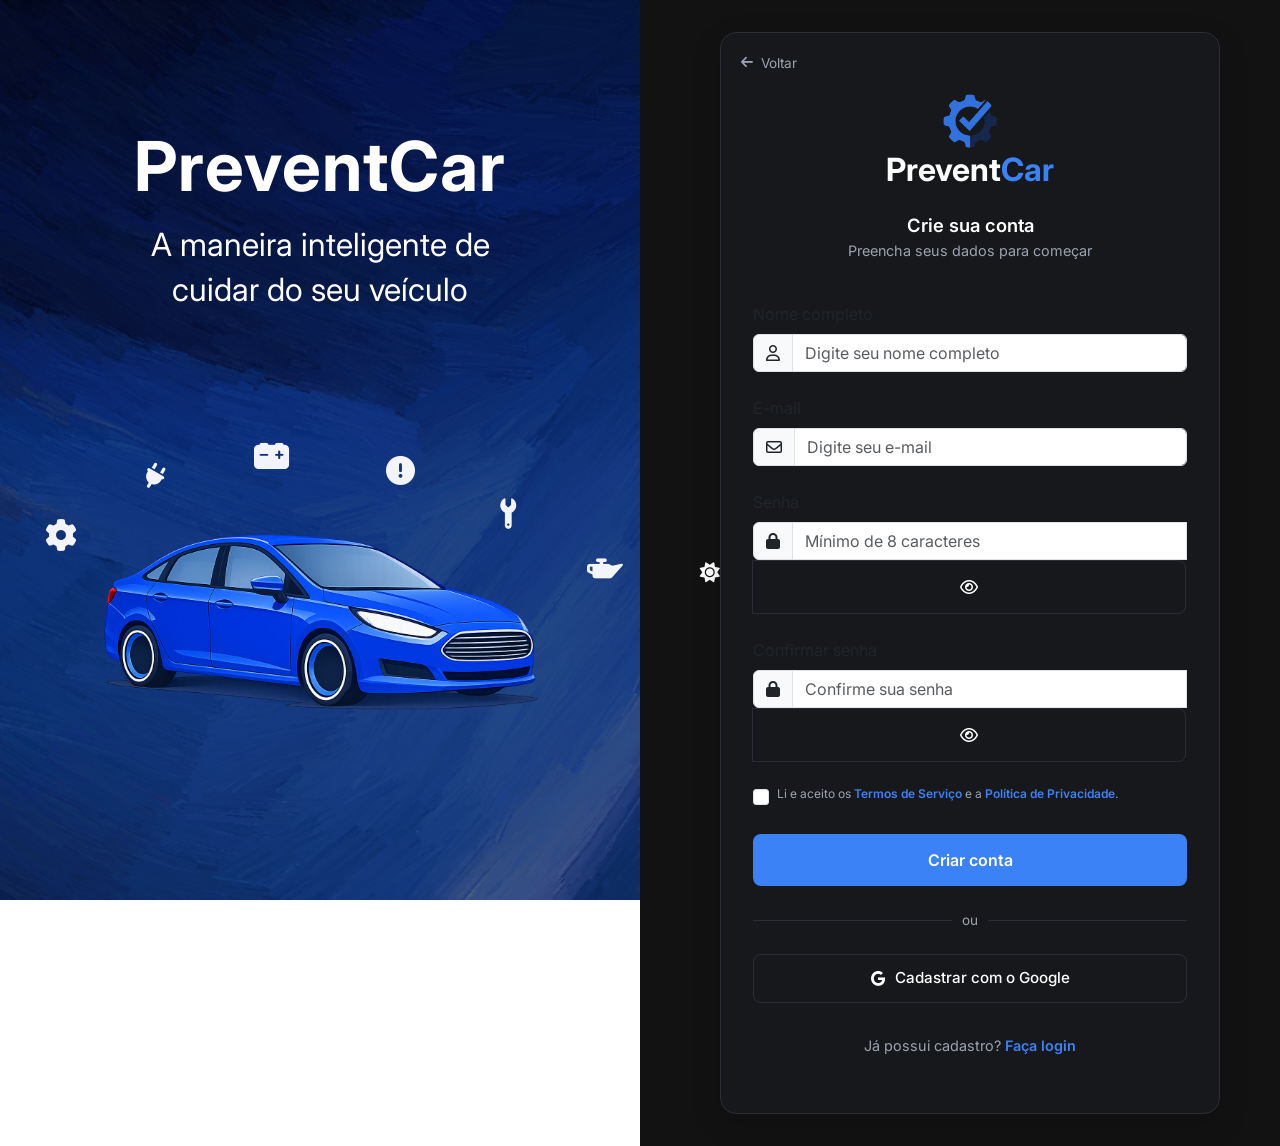
<file: landing/cadastro.html>
<!DOCTYPE html>
<html lang="pt-BR" data-bs-theme="dark">

<head>
    <meta charset="UTF-8">
    <meta name="viewport" content="width=device-width, initial-scale=1.0">
    <title>PreventCar | Cadastro</title>
    <link rel="shortcut icon" href="favicons/favicon-16x16.png" type="image/x-icon">

    <script>
        (function () {
            try {
                var t = localStorage.getItem('preventcar:theme') || localStorage.getItem('theme');
                if (!t) t = window.matchMedia('(prefers-color-scheme: light)').matches ? 'light' : 'dark';
                document.documentElement.setAttribute('data-bs-theme', t === 'light' ? 'light' : 'dark');
            } catch (e) {}
        })();
    </script>

    <link rel="stylesheet" href="https://cdn.jsdelivr.net/npm/bootstrap@5.3.3/dist/css/bootstrap.min.css" integrity="sha384-QWTKZyjpPEjISv5WaRU9OFeRpok6YctnYmDr5pNlyT2bRjXh0JMhjY6hW+ALEwIH" crossorigin="anonymous">
    <link rel="stylesheet" href="https://cdnjs.cloudflare.com/ajax/libs/font-awesome/6.4.0/css/all.min.css">
    <link rel="stylesheet" href="css/style.css">
</head>

<body>
    <main class="login-container register-container row g-0">
        <div class="col-lg-6 left-panel">
            <div class="branding">
                <h1>PreventCar</h1>
                <p>A maneira inteligente de<br>cuidar do seu veículo</p>
            </div>
            <div class="illustration">
                <div class="car-wrapper">
                    <i class="fa-solid fa-gear floating-icon icon-1" aria-hidden="true"></i>
                    <i class="fa-solid fa-plug floating-icon icon-2" aria-hidden="true"></i>
                    <i class="fa-solid fa-car-battery floating-icon icon-3" aria-hidden="true"></i>
                    <i class="fa-solid fa-circle-exclamation floating-icon icon-4" aria-hidden="true"></i>
                    <i class="fa-solid fa-wrench floating-icon icon-5" aria-hidden="true"></i>
                    <i class="fa-solid fa-oil-can floating-icon icon-6" aria-hidden="true"></i>
                    <img src="images/carroLogin.png" alt="Ilustração do Carro PreventCar" class="blue-car">
                </div>
            </div>
        </div>

        <div class="col-lg-6 right-panel">
            <button type="button" class="theme-toggle theme-toggle-auth" data-theme-toggle aria-label="Alternar tema claro/escuro" aria-pressed="false">
                <i class="fa-solid fa-sun sun-icon" aria-hidden="true"></i>
                <i class="fa-solid fa-moon moon-icon" aria-hidden="true"></i>
            </button>

            <div class="login-card register-card">
                <a href="index.html" class="back-home"><i class="fa-solid fa-arrow-left" aria-hidden="true"></i> Voltar</a>

                <div class="logo">
                    <img src="images/logo.png" alt="Logo PreventCar">
                    <h2>Prevent<span>Car</span></h2>
                </div>

                <div class="welcome-text">
                    <h3>Crie sua conta</h3>
                    <p>Preencha seus dados para começar</p>
                </div>

                <form class="needs-validation" novalidate data-redirect="dashboard.html">
                    <div class="mb-4">
                        <label for="full-name" class="form-label">Nome completo</label>
                        <div class="input-group input-group-auth has-validation">
                            <span class="input-group-text"><i class="fa-regular fa-user" aria-hidden="true"></i></span>
                            <input type="text" class="form-control" id="full-name" name="full-name"
                                placeholder="Digite seu nome completo" autocomplete="name" required>
                            <div class="invalid-feedback">Informe seu nome.</div>
                        </div>
                    </div>

                    <div class="mb-4">
                        <label for="email" class="form-label">E-mail</label>
                        <div class="input-group input-group-auth has-validation">
                            <span class="input-group-text"><i class="fa-regular fa-envelope" aria-hidden="true"></i></span>
                            <input type="email" class="form-control" id="email" name="email" placeholder="Digite seu e-mail"
                                autocomplete="email" required>
                            <div class="invalid-feedback">Informe um e-mail válido.</div>
                        </div>
                    </div>

                    <div class="mb-4">
                        <label for="password" class="form-label">Senha</label>
                        <div class="input-group input-group-auth has-validation">
                            <span class="input-group-text"><i class="fa-solid fa-lock" aria-hidden="true"></i></span>
                            <input type="password" class="form-control has-toggle" id="password" name="password"
                                placeholder="Mínimo de 8 caracteres" autocomplete="new-password" minlength="8" required>
                            <button type="button" class="btn toggle-password" aria-label="Mostrar senha" aria-pressed="false">
                                <i class="fa-regular fa-eye" aria-hidden="true"></i>
                            </button>
                            <div class="invalid-feedback">A senha precisa ter no mínimo 8 caracteres.</div>
                        </div>
                    </div>

                    <div class="mb-4">
                        <label for="confirm-password" class="form-label">Confirmar senha</label>
                        <div class="input-group input-group-auth has-validation">
                            <span class="input-group-text"><i class="fa-solid fa-lock" aria-hidden="true"></i></span>
                            <input type="password" class="form-control has-toggle" id="confirm-password" name="confirm-password"
                                placeholder="Confirme sua senha" autocomplete="new-password" minlength="8" required>
                            <button type="button" class="btn toggle-password" aria-label="Mostrar senha" aria-pressed="false">
                                <i class="fa-regular fa-eye" aria-hidden="true"></i>
                            </button>
                            <div class="invalid-feedback">As senhas precisam ser iguais.</div>
                        </div>
                    </div>

                    <div class="form-check terms-check">
                        <input class="form-check-input" type="checkbox" id="terms" name="terms" required>
                        <label class="form-check-label" for="terms">
                            Li e aceito os <a href="#">Termos de Serviço</a> e a <a href="#">Política de Privacidade</a>.
                        </label>
                        <div class="invalid-feedback">Você precisa aceitar os termos para continuar.</div>
                    </div>

                    <button type="submit" class="btn btn-primary btn-login">Criar conta</button>

                    <div class="divider">
                        <span>ou</span>
                    </div>

                    <button type="button" class="btn btn-google">
                        <i class="fa-brands fa-google" aria-hidden="true"></i> Cadastrar com o Google
                    </button>
                </form>

                <div class="signup-link">
                    <p>Já possui cadastro? <a href="login.html">Faça login</a></p>
                </div>
            </div>
        </div>
    </main>

    <script src="https://cdn.jsdelivr.net/npm/bootstrap@5.3.3/dist/js/bootstrap.bundle.min.js" integrity="sha384-YvpcrYf0tY3lHB60NNkmXc5s9fDVZLESaAA55NDzOxhy9GkcIdslK1eN7N6jIeHz" crossorigin="anonymous"></script>
    <script src="JS/theme.js"></script>
    <script src="JS/auth.js"></script>
</body>

</html>
</file>
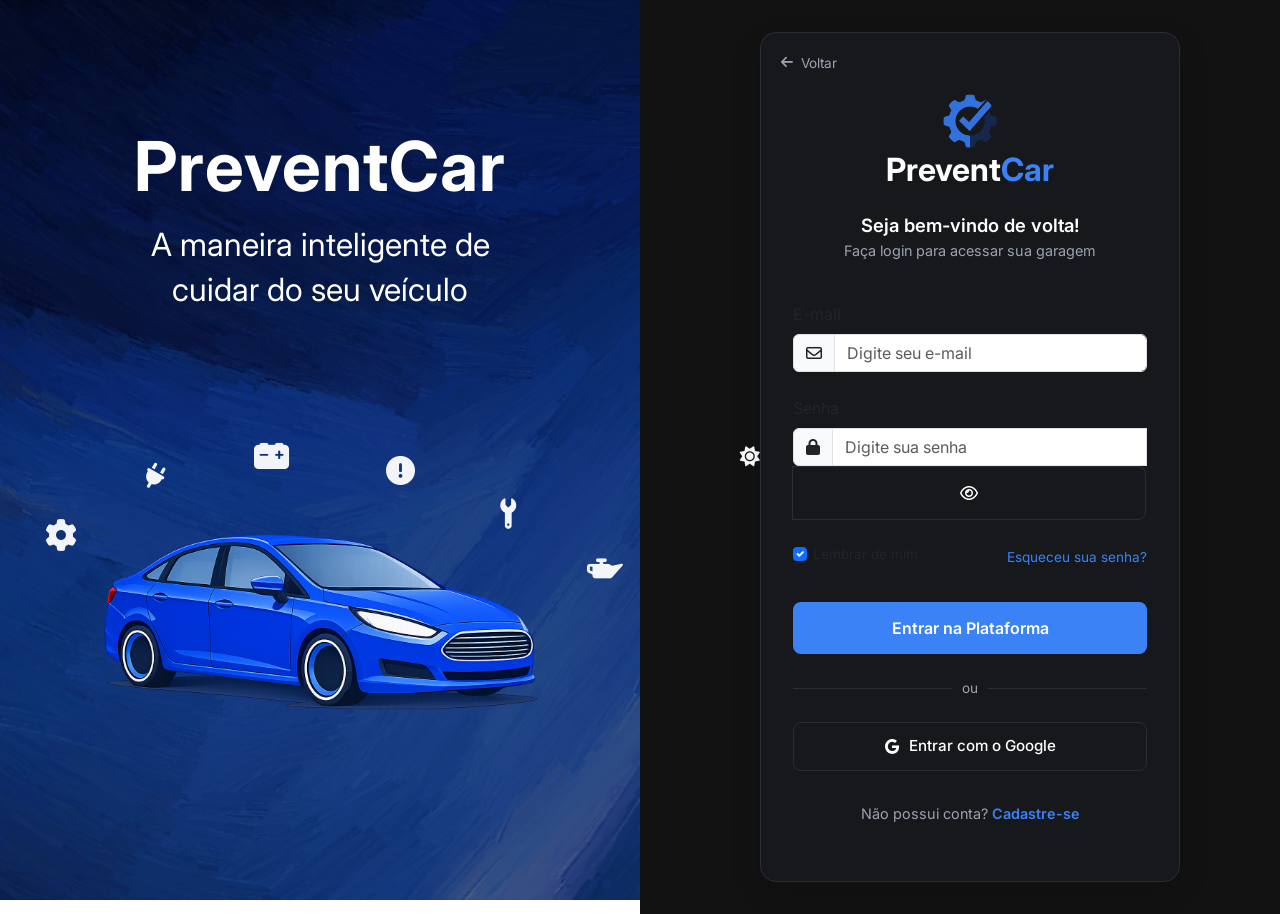
<file: landing/login.html>
<!DOCTYPE html>
<html lang="pt-BR" data-bs-theme="dark">

<head>
    <meta charset="UTF-8">
    <meta name="viewport" content="width=device-width, initial-scale=1.0">
    <title>PreventCar | Login</title>
    <link rel="shortcut icon" href="favicons/favicon-16x16.png" type="image/x-icon">

    <script>
        (function () {
            try {
                var t = localStorage.getItem('preventcar:theme') || localStorage.getItem('theme');
                if (!t) t = window.matchMedia('(prefers-color-scheme: light)').matches ? 'light' : 'dark';
                document.documentElement.setAttribute('data-bs-theme', t === 'light' ? 'light' : 'dark');
            } catch (e) {}
        })();
    </script>

    <link rel="stylesheet" href="https://cdn.jsdelivr.net/npm/bootstrap@5.3.3/dist/css/bootstrap.min.css" integrity="sha384-QWTKZyjpPEjISv5WaRU9OFeRpok6YctnYmDr5pNlyT2bRjXh0JMhjY6hW+ALEwIH" crossorigin="anonymous">
    <link rel="stylesheet" href="https://cdnjs.cloudflare.com/ajax/libs/font-awesome/6.4.0/css/all.min.css">
    <link rel="stylesheet" href="css/style.css">
</head>

<body>
    <main class="login-container row g-0">
        <!-- Painel Esquerdo (Ilustração) -->
        <div class="col-lg-6 left-panel">
            <div class="branding">
                <h1>PreventCar</h1>
                <p>A maneira inteligente de<br>cuidar do seu veículo</p>
            </div>
            <div class="illustration">
                <div class="car-wrapper">
                    <i class="fa-solid fa-gear floating-icon icon-1" aria-hidden="true"></i>
                    <i class="fa-solid fa-plug floating-icon icon-2" aria-hidden="true"></i>
                    <i class="fa-solid fa-car-battery floating-icon icon-3" aria-hidden="true"></i>
                    <i class="fa-solid fa-circle-exclamation floating-icon icon-4" aria-hidden="true"></i>
                    <i class="fa-solid fa-wrench floating-icon icon-5" aria-hidden="true"></i>
                    <i class="fa-solid fa-oil-can floating-icon icon-6" aria-hidden="true"></i>
                    <img src="images/carroLogin.png" alt="Ilustração do Carro PreventCar" class="blue-car">
                </div>
            </div>
        </div>

        <!-- Painel Direito (Formulário) -->
        <div class="col-lg-6 right-panel">
            <button type="button" class="theme-toggle theme-toggle-auth" data-theme-toggle aria-label="Alternar tema claro/escuro" aria-pressed="false">
                <i class="fa-solid fa-sun sun-icon" aria-hidden="true"></i>
                <i class="fa-solid fa-moon moon-icon" aria-hidden="true"></i>
            </button>

            <div class="login-card">
                <a href="index.html" class="back-home"><i class="fa-solid fa-arrow-left" aria-hidden="true"></i> Voltar</a>

                <div class="logo">
                    <img src="images/logo.png" alt="Logo PreventCar">
                    <h2>Prevent<span>Car</span></h2>
                </div>

                <div class="welcome-text">
                    <h3>Seja bem-vindo de volta!</h3>
                    <p>Faça login para acessar sua garagem</p>
                </div>

                <form class="needs-validation" novalidate data-redirect="dashboard.html">
                    <div class="mb-4">
                        <label for="email" class="form-label">E-mail</label>
                        <div class="input-group input-group-auth has-validation">
                            <span class="input-group-text"><i class="fa-regular fa-envelope" aria-hidden="true"></i></span>
                            <input type="email" class="form-control" id="email" name="email" placeholder="Digite seu e-mail"
                                autocomplete="email" required>
                            <div class="invalid-feedback">Informe um e-mail válido.</div>
                        </div>
                    </div>

                    <div class="mb-4">
                        <label for="password" class="form-label">Senha</label>
                        <div class="input-group input-group-auth has-validation">
                            <span class="input-group-text"><i class="fa-solid fa-lock" aria-hidden="true"></i></span>
                            <input type="password" class="form-control has-toggle" id="password" name="password"
                                placeholder="Digite sua senha" autocomplete="current-password" required>
                            <button type="button" class="btn toggle-password" aria-label="Mostrar senha" aria-pressed="false">
                                <i class="fa-regular fa-eye" aria-hidden="true"></i>
                            </button>
                            <div class="invalid-feedback">Informe sua senha.</div>
                        </div>
                    </div>

                    <div class="form-actions">
                        <div class="form-check">
                            <input class="form-check-input" type="checkbox" id="remember" name="remember" checked>
                            <label class="form-check-label" for="remember">Lembrar de mim</label>
                        </div>
                        <a href="#" class="forgot-password">Esqueceu sua senha?</a>
                    </div>

                    <button type="submit" class="btn btn-primary btn-login">Entrar na Plataforma</button>

                    <div class="divider">
                        <span>ou</span>
                    </div>

                    <button type="button" class="btn btn-google">
                        <i class="fa-brands fa-google" aria-hidden="true"></i> Entrar com o Google
                    </button>
                </form>

                <div class="signup-link">
                    <p>Não possui conta? <a href="cadastro.html">Cadastre-se</a></p>
                </div>
            </div>
        </div>
    </main>

    <script src="https://cdn.jsdelivr.net/npm/bootstrap@5.3.3/dist/js/bootstrap.bundle.min.js" integrity="sha384-YvpcrYf0tY3lHB60NNkmXc5s9fDVZLESaAA55NDzOxhy9GkcIdslK1eN7N6jIeHz" crossorigin="anonymous"></script>
    <script src="JS/theme.js"></script>
    <script src="JS/auth.js"></script>
</body>

</html>
</file>
<file: landing/css/style.css>
@import url("https://fonts.googleapis.com/css2?family=Inter:ital,opsz,wght@0,14..32,100..900;1,14..32,100..900&display=swap");

/* --- 1. VARIÁVEIS E RESET GLOBAL --- */
:root {
  --bg-body: #121212;
  --bg-section: #0d1117;
  --bg-card: #16181c;
  --bg-card-hover: #1c1f26;
  --text-main: #ffffff;
  --text-muted: #9ca3af;
  --border-color: #2a2d35;
  --primary: #3b82f6;
  --input-bg: #0f1115;
}

:root.light-mode {
  --bg-body: #f8fafc;
  --bg-section: #eff6ff;
  --bg-card: #ffffff;
  --bg-card-hover: #f8fafc;
  --text-main: #0f172a;
  --text-muted: #475569;
  --border-color: #cbd5e1;
  --border-hover: #93c5fd;
  --input-bg: #ffffff;
}

* {
  margin: 0;
  padding: 0;
  box-sizing: border-box;
  font-family: "inter", sans-serif;
  scroll-behavior: smooth;
  transition: background-color 0.3s ease, color 0.3s ease, border-color 0.3s ease;
}

body.no-scroll { overflow: hidden; }
[hidden] { display: none !important; }

/* --- 2. HOME E COMPONENTES GERAIS --- */
.header { min-height: 100vh; width: 100%; background-image: linear-gradient(rgba(0,0,0,0.0), rgba(18,18,18,0.5)),url(../images/carro.jpeg); background-position: center; background-size: cover; position: relative; }
.navbar { display: flex; justify-content: space-between; align-items: center; padding: 1.5rem 5%; }
.navbar-logo { display: flex; align-items: center; gap: 0.5rem; text-decoration: none; color: #FFF; }
.nome__logo { font-size: 1.25rem; font-weight: 700; }
.hamburger { display: none; background: transparent; border: 1.5px solid #555; border-radius: 6px; padding: 8px 10px; cursor: pointer; flex-direction: column; gap: 5px; }
.hamburger .line { width: 22px; height: 1.5px; background-color: #ccc; }
.navbar-links { display: flex; list-style: none; gap: 2rem; }
.navbar-links a, .login-link { text-decoration: none; color: #fff; font-size: 0.9rem; font-weight: 600; transition: color 0.2s ease; }
.navbar-links a:hover, .login-link:hover { color: #ccc; }
.navbar-actions { display: flex; align-items: center; gap: 1.5rem; }

/* Botões Globais */
.btn-primary { background-color: transparent; border: 1px solid #fff; color: #ffffff; text-decoration: none; padding: 0.6rem 1.25rem; border-radius: 6px; font-size: 0.9rem; font-weight: 600; transition: background-color 0.2s ease; }
.btn-primary:hover { background-color: rgba(0, 0, 0, 0.3); color: #fff; }
.btn-secondary { display: flex; align-items: center; gap: 0.5rem; background-color: #ffffff; color: #374151; border: 1px solid #e5e7eb; padding: 0.6rem 1.25rem; border-radius: 6px; font-size: 0.9rem; font-weight: 600; cursor: pointer; transition: background-color 0.2s ease; }
.btn-secondary:hover { background-color: #f9fafb; }
.btn { background-color: transparent; color: var(--text-main); border: 1px solid var(--border-color); padding: 14px; border-radius: 8px; font-size: 1rem; font-weight: 600; cursor: pointer; transition: all 0.3s ease; width: 100%; }
.btn:hover { background-color: var(--primary); border-color: var(--primary); color: #fff; }

.theme-toggle { background: transparent; border: none; color: #fff; font-size: 1.25rem; cursor: pointer; display: flex; align-items: center; justify-content: center; transition: transform 0.3s; }
.theme-toggle:hover { transform: scale(1.1); color: var(--primary); }

/* Seções da Home */
.container-principal { display: flex; align-items: center; justify-content: space-between; padding: 2rem 5%; min-height: 87.5vh; }
.container-content { flex: 1; max-width: 50%; padding-right: 2rem; }
.container-title { font-size: 3.5rem; line-height: 1.1; color: #fff; margin-bottom: 1.5rem; font-weight: 800; }
.h1-blue { color: var(--primary); }
.h1-white { color: var(--text-main); }
.container-subtitle { font-size: 1.1rem; color: #eee; line-height: 1.6; margin-bottom: 2.5rem; max-width: 80%; text-align: justify; }
.actions { display: flex; align-items: center; gap: 1rem; margin-bottom: 2.5rem; }
.hero-visual { flex: 1; display: flex; justify-content: flex-end; }
.image-wrapper { position: relative; max-width: 800px; width: 100%; }

.info-container { background-color: var(--bg-body); min-height: 70vh; padding: 2rem 5%; }
.container-title-center { font-size: 3.5rem; line-height: 1.1; color: var(--text-main); margin-bottom: 1.5rem; font-weight: 800; text-align: center; }
.container-cards { display: grid; grid-template-columns: repeat(auto-fit, minmax(260px, 1fr)); gap: 30px; padding-top: 60px; max-width: 1200px; margin: 0 auto; }
.card { background-color: var(--bg-card); border-radius: 16px; border: 1px solid var(--border-color); padding: 32px 24px; transition: all 0.3s ease; display: flex; flex-direction: column; box-shadow: 0 4px 6px -1px rgba(0, 0, 0, 0.1); }
.card:hover { transform: translateY(-5px); border-color: var(--primary); background-color: var(--bg-card-hover); box-shadow: 0 20px 25px -5px rgba(0, 0, 0, 0.1); }
.card h1 { margin: 0 0 24px 0; background-color: rgba(37, 99, 235, 0.1); width: 56px; height: 56px; display: flex; align-items: center; justify-content: center; border-radius: 12px; }
.card span { color: var(--text-main); font-size: 1.25rem; font-weight: 700; margin-bottom: 12px; display: block; }
.p-card { margin-top: 0; font-size: 1rem; color: var(--text-muted); line-height: 1.6; }
.icon { color: var(--primary); font-size: 24px; }

.features-section { padding: 150px 100px; display: flex; justify-content: center; background-color: var(--bg-section); }
.feature-card { background-color: var(--bg-body); border-radius: 20px; display: flex; max-width: 1100px; width: 100%; color: var(--text-main); box-shadow: 0 10px 30px rgba(0, 0, 0, 0.1); border: 1px solid var(--border-color); }
.feature-content { flex: 1; padding: 60px; display: flex; flex-direction: column; justify-content: center; }
.feature-content h2 { font-size: 28px; font-weight: 700; line-height: 1.3; margin-bottom: 20px; }
.feature-content p { color: var(--text-muted); font-size: 15px; line-height: 1.6; margin-bottom: 30px; }
.feature-list { list-style: none; }
.feature-list li { font-size: 14px; font-weight: 600; margin-bottom: 15px; display: flex; align-items: center; }
.check-icon { color: #10b981; margin-right: 12px; font-size: 16px; }
.feature-image-wrapper { flex: 1; padding: 40px 40px 40px 0; display: flex; align-items: center; }
.dashboard-img { width: 100%; height: auto; border-radius: 12px; box-shadow: 0 8px 25px rgba(0, 0, 0, 0.3); }

/* Preços */
.pricing-section { background-color: var(--bg-section); padding: 100px 5%; text-align: center; }
.pricing-title { color: var(--text-main); font-size: 2.5rem; font-weight: 800; margin-bottom: 60px; }
.pricing-container { display: grid; grid-template-columns: repeat(auto-fit, minmax(300px, 1fr)); gap: 30px; max-width: 1100px; margin: 0 auto; align-items: center; }
.price-card { background-color: var(--bg-card); border: 1px solid var(--border-color); border-radius: 16px; padding: 40px 30px; display: flex; flex-direction: column; color: var(--text-main); transition: all 0.3s ease; box-shadow: 0 4px 6px -1px rgba(0, 0, 0, 0.1); height: 100%; position: relative; }
.price-card:hover { transform: translateY(-10px); border-color: var(--primary); background-color: var(--bg-card-hover); box-shadow: 0 20px 25px -5px rgba(0, 0, 0, 0.2); }
.price-card h3 { font-size: 1.5rem; font-weight: 600; margin-bottom: 20px; }
.price { font-size: 3rem; font-weight: 800; margin-bottom: 30px; display: flex; justify-content: center; }
.currency { font-size: 1.5rem; margin-top: 5px; margin-right: 4px; color: var(--text-muted); }
.period { font-size: 1rem; font-weight: 500; color: var(--text-muted); align-self: flex-end; margin-bottom: 10px; margin-left: 5px; }
.price-list { list-style: none; margin-bottom: 40px; text-align: left; flex-grow: 1; }
.price-list li { font-size: 1rem; color: var(--text-muted); margin-bottom: 16px; display: flex; align-items: center; }
.price-list li::before { content: "✔"; color: var(--primary); font-size: 1rem; font-weight: bold; margin-right: 12px; }
.price-card.pro-card { background-color: var(--bg-card-hover); border: 2px solid var(--primary); transform: scale(1.05); z-index: 2; }
.price-card.pro-card:hover { transform: scale(1.05) translateY(-10px); }
.pro-card::before { content: "MAIS ESCOLHIDO"; position: absolute; top: -15px; left: 50%; transform: translateX(-50%); background-color: var(--primary); color: #ffffff; padding: 6px 16px; border-radius: 20px; font-size: 0.75rem; font-weight: 800; letter-spacing: 1px; }
.pro-card .btn { background-color: var(--primary); border-color: var(--primary); color: #fff; }

/* Footer */
.site-footer { background-color: #f8fafc; padding: 60px 20px 30px 20px; }
.footer-container { max-width: 1000px; margin: 0 auto; }
.footer-top { display: flex; justify-content: space-between; margin-bottom: 50px; flex-wrap: wrap; }
.footer-brand { flex: 1; max-width: 300px; }
.brand-logo { display: flex; align-items: center; margin-bottom: 12px; }
.brand-logo img { margin-right: 8px; width: 24px; height: 24px; }
.brand-name { font-size: 18px; font-weight: 700; color: #0f172a; }
.brand-slogan { font-size: 13px; line-height: 1.5; color: #64748b; }
.footer-links-wrapper { display: flex; gap: 120px; }
.footer-column h4 { font-size: 13px; font-weight: 700; color: #0f172a; margin-bottom: 18px; }
.footer-column ul { list-style: none; }
.footer-column ul li { margin-bottom: 14px; }
.footer-column ul li a { text-decoration: none; color: #64748b; font-size: 13px; transition: color 0.2s; }
.footer-column ul li a:hover { color: var(--primary); }
.footer-bottom { border-top: 1px solid #e2e8f0; padding-top: 30px; text-align: center; }
.footer-bottom p { font-size: 12px; color: #64748b; }

/* --- 3. AUTENTICAÇÃO (LOGIN & REGISTER) --- */
.login-container { display: flex; width: 100%; min-height: 100vh; min-height: 100dvh; }
.left-panel { flex: 1; position: sticky; top: 0; align-self: flex-start; height: 100vh; height: 100dvh; background-image: linear-gradient(rgba(0,0,0,0.5), rgba(18,18,18,0.5)),url(../images/fundoLogin.jpg); background-position: center; background-size: cover; display: flex; flex-direction: column; align-items: center; justify-content: center; padding: 2rem; color: white; }
.branding { text-align: center; margin-bottom: 3rem; }
.branding h1 { font-size: 4.3rem; font-weight: 700; margin-bottom: 1rem; letter-spacing: 1px; }
.branding p { font-size: 2rem; line-height: 1.4; font-weight: 400; }
.car-wrapper { position: relative; display: inline-block; width: 100%; max-width: 550px; margin-top: 2rem; }
.blue-car { width: 100%; height: auto; position: relative; z-index: 2; }
.floating-icon { position: absolute; color: rgba(255, 255, 255, 0.95); z-index: 1; animation: float 3s ease-in-out infinite; }
.icon-1 { top: 30%; left: 0%; font-size: 2rem; }
.icon-2 { top: 15%; left: 18%; font-size: 1.6rem; animation-delay: 0.5s; rotate: 30deg; }
.icon-3 { top: 8%; left: 38%; font-size: 2.2rem; animation-delay: 1s; }
.icon-4 { top: 13%; left: 62%; font-size: 1.8rem; animation-delay: 1.5s; }
.icon-5 { top: 25%; left: 82%; font-size: 1.6rem; animation-delay: 0.2s; rotate: -45deg; }
.icon-6 { top: 40%; right: -5%; font-size: 1.8rem; animation-delay: 0.8s; }

.right-panel { flex: 1; position: relative; background-color: var(--bg-body); display: flex; align-items: center; justify-content: center; padding: 2rem; }
.login-card { background: var(--bg-card); border: 1px solid var(--border-color); width: 100%; max-width: 420px; padding: 2.5rem 2rem; border-radius: 16px; box-shadow: 0 10px 30px rgba(0, 0, 0, 0.15); position: relative; }
.register-card { max-width: 500px; }
.back-home { position: absolute; top: 20px; left: 20px; color: var(--text-muted); text-decoration: none; font-size: 0.85rem; display: flex; align-items: center; gap: 8px; transition: color 0.3s; }
.login-theme-btn { color: var(--text-main); z-index: 3; }
.back-home:hover { color: var(--primary); }
.logo { text-align: center; margin-bottom: 1.5rem; margin-top: 1rem; }
.logo img{ width: 70px; }
.logo h2 { font-size: 2rem; font-weight: 700; color: var(--text-main); }
.logo h2 span { color: var(--primary); }
.welcome-text { text-align: center; margin-bottom: 2.5rem; }
.welcome-text h3 { color: var(--text-main); font-size: 1.15rem; margin-bottom: 0.3rem; font-weight: 600; }
.welcome-text p { color: var(--text-muted); font-size: 0.9rem; }
.input-group { margin-bottom: 1.5rem; }
.input-group label { display: block; margin-bottom: 0.5rem; font-size: 0.85rem; color: var(--text-muted); font-weight: 500; }
.input-wrapper { position: relative; display: flex; align-items: center; }
.input-wrapper i { position: absolute; color: var(--text-muted); font-size: 1.1rem; transition: color 0.3s; }
.input-wrapper i:first-child { left: 15px; }
.input-wrapper .toggle-password { left: auto; right: 15px; cursor: pointer; }
.input-wrapper .toggle-password:hover { color: var(--text-main); }
.input-wrapper input { width: 100%; padding: 14px 15px 14px 45px; background-color: var(--input-bg); border: 1px solid var(--border-color); color: var(--text-main); border-radius: 8px; font-size: 0.95rem; outline: none; transition: all 0.3s; }
.input-group:nth-child(2) input { padding-right: 45px; }
.input-wrapper input:focus { border-color: var(--primary); background-color: var(--bg-card); box-shadow: 0 0 0 3px rgba(59, 130, 246, 0.2); }
.input-wrapper input:focus + i, .input-wrapper input:focus ~ i:first-child { color: var(--primary); }

.form-actions { display: flex; justify-content: space-between; align-items: center; margin-bottom: 2rem; font-size: 0.85rem; }
.remember-me { display: flex; align-items: center; gap: 0.5rem; color: var(--text-muted); cursor: pointer; }
.remember-me input[type="checkbox"], .terms-check input[type="checkbox"] { accent-color: var(--primary); width: 16px; height: 16px; cursor: pointer; }
.forgot-password { color: var(--primary); text-decoration: none; transition: color 0.3s; }
.forgot-password:hover { color: #60a5fa; text-decoration: underline; }
.btn-login { width: 100%; padding: 14px; background-color: var(--primary); color: white; border: none; border-radius: 8px; font-size: 1rem; font-weight: 600; cursor: pointer; transition: background-color 0.3s, transform 0.1s; }
.btn-login:hover { background-color: #2563eb; }
.btn-login:active { transform: scale(0.98); }

.divider { display: flex; align-items: center; text-align: center; margin: 1.5rem 0; color: var(--text-muted); font-size: 0.85rem; }
.divider::before, .divider::after { content: ""; flex: 1; border-bottom: 1px solid var(--border-color); }
.divider span { padding: 0 10px; }
.btn-google { width: 100%; padding: 12px; background-color: transparent; color: var(--text-main); border: 1px solid var(--border-color); border-radius: 8px; font-size: 0.95rem; font-weight: 500; cursor: pointer; display: flex; align-items: center; justify-content: center; gap: 10px; transition: background-color 0.3s; }
.btn-google:hover { background-color: var(--border-color); }

.signup-link { text-align: center; margin-top: 2rem; font-size: 0.9rem; color: var(--text-muted); }
.signup-link a, .terms-check a { color: var(--primary); text-decoration: none; font-weight: 600; }
.signup-link a:hover, .terms-check a:hover { text-decoration: underline; }
.terms-check { display: flex; align-items: flex-start; gap: 0.5rem; margin: 0.25rem 0 1.5rem; color: var(--text-muted); font-size: 0.75rem; line-height: 1.4; cursor: pointer; }

/* --- 4. DASHBOARD GERAL --- */
.dashboard-body { background-color: var(--bg-body); color: var(--text-main); overflow-x: hidden; }
.app-container { display: flex; min-height: 100vh; }

/* Sidebar */
.sidebar-overlay { display: none; position: fixed; top: 0; left: 0; width: 100vw; height: 100vh; background-color: rgba(0, 0, 0, 0.6); z-index: 998; opacity: 0; transition: opacity 0.3s ease; }
.sidebar-overlay.active { display: block; opacity: 1; }
.sidebar { width: 260px; background-color: var(--bg-section); display: flex; flex-direction: column; justify-content: space-between; padding: 24px 16px; border-right: 1px solid var(--border-color); position: fixed; height: 100vh; z-index: 999; transition: transform 0.3s ease; }
.sidebar-header { display: flex; align-items: center; gap: 12px; padding-left: 12px; margin-bottom: 32px; }
.logo-icon { width: 38px; height: 38px; display: flex; align-items: center; justify-content: center; font-size: 20px; }
.logo-text { font-size: 18px; font-weight: 700; color: var(--text-main); letter-spacing: -0.5px; }
.sidebar-nav { display: flex; flex-direction: column; gap: 6px; flex: 1; }
.nav-item { display: flex; align-items: center; gap: 14px; padding: 12px 16px; color: var(--text-muted); text-decoration: none; font-weight: 500; font-size: 14px; border-radius: 10px; transition: all 0.2s ease; }
.nav-item i { font-size: 20px; }
.nav-item:hover { background-color: var(--bg-card-hover); color: var(--text-main); }
.nav-item.active { background-color: var(--primary); color: #ffffff; font-weight: 600; }
.sidebar-footer { border-top: 1px solid var(--border-color); padding-top: 16px; }
.user-profile { display: flex; align-items: center; gap: 12px; padding: 8px; }
.user-avatar, .topbar-avatar img { width: 40px; height: 40px; border-radius: 50%; object-fit: cover; }
.topbar-avatar img { border: 2px solid transparent; transition: border-color 0.3s; }
.topbar-avatar img:hover { border-color: var(--primary); cursor: pointer; }
.user-info { display: flex; flex-direction: column; }
.user-name { font-size: 14px; font-weight: 600; color: var(--text-main); }
.user-role { font-size: 12px; color: var(--text-muted); }

/* Main Content & Topbar (Flex otimizado p/ Desktop e Mobile) */
.main-content { margin-left: 260px; flex: 1; display: flex; flex-direction: column; padding: 24px 32px; }
.topbar { display: flex; justify-content: space-between; align-items: center; margin-bottom: 28px; gap: 16px; flex-direction: row; }
.topbar-main-flex { display: flex; justify-content: space-between; align-items: center; flex: 1; }
.topbar-left { display: flex; align-items: center; gap: 16px; }
.mobile-menu-btn { display: none; background: transparent; border: none; color: var(--text-main); font-size: 28px; cursor: pointer; }
.welcome-section h1 { font-size: 24px; font-weight: 700; letter-spacing: -0.5px; color: var(--text-main); }
.topbar-icons, .topbar-actions { display: flex; align-items: center; gap: 16px; flex-wrap: wrap; }
.topbar-search { margin-left: 20px; }
.search-box { position: relative; display: flex; align-items: center; margin-right: 10px; order: 0; }
.search-box i { position: absolute; left: 14px; color: var(--text-muted); font-size: 16px; }
.search-box input { background-color: var(--input-bg); border: 1px solid var(--border-color); padding: 10px 14px 10px 40px; border-radius: 10px; font-size: 14px; color: var(--text-main); width: 240px; outline: none; }
.search-box input:focus { border-color: var(--primary); }

.theme-toggle-dash { background-color: var(--bg-card); border: 1px solid var(--border-color); width: 40px; height: 40px; border-radius: 10px; display: flex; align-items: center; justify-content: center; cursor: pointer; color: var(--text-main); font-size: 18px; transition: all 0.3s; }
.theme-toggle-dash:hover { border-color: var(--primary); color: var(--primary); }
.sun-icon { display: block; } .moon-icon { display: none; }
:root.light-mode .sun-icon { display: none; }
:root.light-mode .moon-icon { display: block; }

/* Notificações no Dashboard */
.notif-wrapper { position: relative; }
.notifications { position: relative; background-color: var(--bg-card); border: 1px solid var(--border-color); width: 40px; height: 40px; border-radius: 10px; display: flex; align-items: center; justify-content: center; color: var(--text-main); font-size: 18px; cursor: pointer; }
.notifications:hover, .notifications[aria-expanded="true"] { border-color: var(--primary); color: var(--primary); }
.notifications .badge { position: absolute; top: -6px; right: -6px; background-color: #ef4444; color: white; font-size: 10px; font-weight: 700; min-width: 18px; height: 18px; padding: 0 4px; border-radius: 9px; border: 2px solid var(--bg-body); display: flex; align-items: center; justify-content: center; }
.notif-panel { position: absolute; top: calc(100% + 12px); right: 0; width: 380px; max-width: calc(100vw - 32px); background-color: var(--bg-card); border: 1px solid var(--border-color); border-radius: 14px; box-shadow: 0 20px 40px -8px rgba(0, 0, 0, 0.35); z-index: 50; animation: notif-in 0.18s ease-out; transform-origin: top right; }
@keyframes notif-in { from { opacity: 0; transform: translateY(-6px) scale(0.98); } to { opacity: 1; transform: translateY(0) scale(1); } }
.notif-header, .notif-footer { display: flex; align-items: center; justify-content: space-between; gap: 12px; padding: 14px 16px; }
.notif-header { border-bottom: 1px solid var(--border-color); }
.notif-footer { border-top: 1px solid var(--border-color); justify-content: flex-end; }
.notif-header h2 { font-size: 15px; font-weight: 700; color: var(--text-main); }
.notif-link { background: none; border: none; display: inline-flex; align-items: center; gap: 6px; font-size: 12px; font-weight: 600; color: var(--primary); cursor: pointer; padding: 4px 6px; border-radius: 6px; }
.notif-link:hover:not(:disabled) { background-color: rgba(59, 130, 246, 0.12); }
.notif-link.danger { color: #ef4444; }
.notif-link.danger:hover:not(:disabled) { background-color: rgba(239, 68, 68, 0.12); }
.notif-link:disabled { opacity: 0.4; cursor: not-allowed; }
.notif-list { list-style: none; max-height: 360px; overflow-y: auto; }
.notif-list li + li { border-top: 1px solid var(--border-color); }
.notif-item { position: relative; display: flex; align-items: flex-start; gap: 12px; width: 100%; padding: 14px 16px; background: none; border: none; text-align: left; color: var(--text-main); cursor: pointer; }
.notif-item:hover { background-color: var(--bg-card-hover); }
.notif-item.unread { background-color: rgba(59, 130, 246, 0.06); }
.notif-item.unread:hover { background-color: rgba(59, 130, 246, 0.12); }
.notif-icon { flex: 0 0 auto; width: 36px; height: 36px; border-radius: 10px; display: flex; align-items: center; justify-content: center; font-size: 18px; }
.notif-item.danger .notif-icon { background-color: rgba(239, 68, 68, 0.15); color: #ef4444; }
.notif-item.warning .notif-icon { background-color: rgba(249, 115, 22, 0.15); color: #f97316; }
.notif-item.success .notif-icon { background-color: rgba(16, 185, 129, 0.15); color: #10b981; }
.notif-body { flex: 1; min-width: 0; display: flex; flex-direction: column; gap: 2px; }
.notif-body strong { font-size: 14px; font-weight: 600; }
.notif-text { font-size: 12.5px; line-height: 1.45; color: var(--text-muted); }
.notif-body small { font-size: 11px; color: var(--text-muted); margin-top: 2px; }
.notif-item:not(.unread) strong { font-weight: 500; }
.notif-dot { flex: 0 0 auto; width: 8px; height: 8px; margin-top: 6px; border-radius: 50%; background-color: var(--primary); }
.notif-empty { display: flex; flex-direction: column; align-items: center; gap: 10px; padding: 40px 16px; color: var(--text-muted); font-size: 14px; }

/* Dashboard Cards (Métricas, Alertas, Tabelas) */
.dashboard-grid { display: flex; flex-direction: column; gap: 24px; }
.metrics-row { display: grid; grid-template-columns: repeat(4, 1fr); gap: 20px; }
.metric-card { background-color: var(--bg-card); border: 1px solid var(--border-color); padding: 20px; border-radius: 14px; display: flex; align-items: center; gap: 16px; box-shadow: 0 4px 6px -1px rgba(0, 0, 0, 0.05); transition: transform 0.2s, border-color 0.2s; }
.metric-card:hover { transform: translateY(-2px); border-color: var(--primary); }
.metric-icon { width: 48px; height: 48px; border-radius: 12px; display: flex; align-items: center; justify-content: center; font-size: 22px; color: #ffffff; }
.metric-icon.blue { background-color: var(--primary); } .metric-icon.green { background-color: #10b981; } .metric-icon.orange { background-color: #f97316; } .metric-icon.purple { background-color: #8b5cf6; }
.metric-content span { font-size: 13px; color: var(--text-muted); }
.metric-content h2 { font-size: 20px; font-weight: 700; color: var(--text-main); margin-top: 2px; }

.middle-row { display: grid; grid-template-columns: 2fr 1fr; gap: 20px; }
.dash-card { background-color: var(--bg-card); border: 1px solid var(--border-color); border-radius: 14px; padding: 24px; box-shadow: 0 4px 6px -1px rgba(0, 0, 0, 0.05); }
.dash-card h3 { font-size: 16px; font-weight: 600; margin-bottom: 18px; color: var(--text-main); }
.maintenance-list { display: flex; flex-direction: column; gap: 12px; }
.maintenance-item { display: flex; align-items: center; justify-content: space-between; padding: 12px 0; border-bottom: 1px solid var(--border-color); }
.maintenance-item:last-child { border-bottom: none; }
.car-thumb { width: 50px; height: 36px; border-radius: 6px; overflow: hidden; }
.car-thumb img { width: 100%; height: 100%; object-fit: cover; }
.maintenance-info { flex: 1; margin-left: 16px; }
.maintenance-info h4 { font-size: 14px; font-weight: 600; color: var(--text-main); }
.maintenance-info span { font-size: 12px; color: var(--text-muted); }
.maintenance-info .maintenance-vehicle { color: var(--text-main); font-weight: 600; }
.status-badge { font-size: 11px; font-weight: 600; padding: 4px 10px; border-radius: 20px; }
.status-badge.urgency { background-color: rgba(239, 68, 68, 0.15); color: #ef4444; }
.status-badge.warning { background-color: rgba(249, 115, 22, 0.15); color: #f97316; }
.status-badge.normal { background-color: rgba(16, 185, 129, 0.15); color: #10b981; }

.alerts-list { display: flex; flex-direction: column; gap: 10px; }
.alert-item { display: flex; align-items: center; gap: 12px; padding: 12px 16px; border-radius: 8px; font-size: 14px; font-weight: 500; }
.alert-item.red { background-color: rgba(239, 68, 68, 0.1); border-left: 4px solid #ef4444; color: #ef4444; }
.alert-item.orange { background-color: rgba(249, 115, 22, 0.1); border-left: 4px solid #f97316; color: #f97316; }
.alert-item i { font-size: 18px; }

/* Dashboard Gráfico */
.chart-card { display: flex; flex-direction: column; }
.chart-header { display: flex; align-items: baseline; justify-content: space-between; gap: 12px; flex-wrap: wrap; margin-bottom: 18px; }
.chart-header h3 { margin-bottom: 0; }
.chart-total { font-size: 13px; color: var(--text-muted); }
.chart-wrapper-scroll { width: 100%; overflow-x: auto; overflow-y: hidden; padding-bottom: 10px; }
.chart-container { position: relative; height: 260px; padding: 8px 8px 30px 52px; min-width: 500px; }
.chart-plot { position: relative; width: 100%; height: 100%; }
.chart-grid-line { position: absolute; left: 0; right: 0; border-top: 1px dashed var(--border-color); pointer-events: none; }
.chart-grid-line span { position: absolute; right: calc(100% + 10px); top: 0; transform: translateY(-50%); font-size: 11px; color: var(--text-muted); white-space: nowrap; }
.chart-plot svg { position: absolute; inset: 0; width: 100%; height: 100%; overflow: visible; }
.chart-area { fill: url(#chartGradient); }
.chart-line { fill: none; stroke: var(--primary); stroke-width: 3; stroke-linecap: round; stroke-linejoin: round; vector-effect: non-scaling-stroke; }
.chart-point { position: absolute; width: 14px; height: 14px; padding: 0; background-color: var(--primary); border: 3px solid var(--bg-card); border-radius: 50%; transform: translate(-50%, -50%); box-shadow: 0 0 0 2px rgba(59, 130, 246, 0.25); cursor: pointer; transition: transform 0.15s ease, box-shadow 0.15s ease; }
.chart-point:hover, .chart-point:focus-visible { transform: translate(-50%, -50%) scale(1.25); box-shadow: 0 0 0 5px rgba(59, 130, 246, 0.25); z-index: 3; }
.chart-point::after { content: attr(data-tooltip); position: absolute; bottom: calc(100% + 10px); left: 50%; transform: translateX(-50%); background-color: var(--text-main); color: var(--bg-card); font-size: 12px; font-weight: 600; padding: 5px 9px; border-radius: 6px; white-space: nowrap; opacity: 0; pointer-events: none; transition: opacity 0.15s ease; }
.chart-point:hover::after, .chart-point:focus-visible::after { opacity: 1; }
.chart-labels { position: absolute; left: 52px; right: 8px; bottom: 0; display: grid; font-size: 12px; color: var(--text-muted); text-align: center; }

/* --- 5. MEDIA QUERIES --- */
@media (max-width: 1200px) {
  .metrics-row { grid-template-columns: repeat(2, 1fr); }
  .middle-row { grid-template-columns: 1fr; }
}

@media (max-width: 992px) {
  /* O card já tem logo e nome; o painel ilustrado só empurrava o formulário para baixo */
  .left-panel { display: none; }
  .right-panel { padding: 4.5rem 1.5rem 2rem; }
  .login-card { padding: 2rem 1.5rem; box-shadow: none; }
}

@media (max-width: 768px) {
  /* Home */
  .navbar { flex-wrap: wrap; }
  .hamburger { display: flex; }
  .navbar-links, .navbar-actions { display: none; width: 100%; flex-direction: column; align-items: center; gap: 1.5rem; margin-top: 1.5rem; }
  .navbar-links.active, .navbar-actions.active { display: flex; }
  .container-principal { flex-direction: column; text-align: center; padding-top: 3rem; }
  .container-content { max-width: 100%; padding-right: 0; }
  .container-title { font-size: 2.5rem; }
  .container-subtitle { max-width: 100%; text-align: center; margin: 0 auto 2.5rem auto; }
  .actions { justify-content: center; flex-wrap: wrap; }
  .feature-card { flex-direction: column; }
  .feature-content { padding: 2rem; }
  .feature-image-wrapper { padding: 0 2rem 2rem 2rem; }
  .features-section { padding: 4rem 1.5rem; }
  .pricing-container { flex-direction: column; }
  .price-card.pro-card { transform: scale(1); }
  .price-card.pro-card:hover { transform: translateY(-5px); }

  /* Dashboard */
  .sidebar { transform: translateX(-100%); }
  .sidebar.active { transform: translateX(0); }
  .main-content { margin-left: 0; padding: 16px; transition: margin-left 0.3s ease; }
  .mobile-menu-btn { display: flex; align-items: center; }
  
  /* Ajuste Topbar Dashboard */
  .topbar { flex-direction: column; align-items: stretch; gap: 16px; }
  .topbar-main-flex { width: 100%; }
  .welcome-section h1 { font-size: 1.2rem; }
  .topbar-search { margin-left: 0; width: 100%; }
  .search-box { width: 100%; order: 4; margin-top: 8px; margin-right: 0; }
  .search-box input { width: 100%; }

  /* Dashboard Cards / Notificações */
  .metrics-row { grid-template-columns: 1fr; }
  .dash-card { padding: 16px; }
  .maintenance-info h4 { font-size: 13px; }
  .status-badge { font-size: 10px; padding: 3px 8px; }
  .notif-wrapper { position: static; }
  .notif-panel { position: absolute; top: 70px; left: 16px; right: 16px; width: auto; max-width: none; }
  .notif-list { max-height: 55vh; }
  
  /* Ajuste Gráfico Mobile */
  .chart-container { height: 220px; padding-left: 44px; }
  .chart-labels { left: 44px; font-size: 11px; }
  .chart-grid-line span { font-size: 10px; }
}

/* --- 6. PÁGINAS DE GESTÃO --- */
.page-heading { display:flex; justify-content:space-between; align-items:flex-start; gap:24px; margin-bottom:28px; }
.page-heading h1 { font-size:32px; line-height:1.2; color:var(--text-main); letter-spacing:-.7px; }
.page-heading p, .breadcrumb { color:var(--text-muted); font-size:14px; margin-top:5px; }
.breadcrumb { margin:0 0 6px; }
.breadcrumb strong { color:var(--text-main); }
.page-actions { display:flex; gap:10px; align-items:center; }
.primary-action, .outline-action { min-height:40px; display:inline-flex; align-items:center; justify-content:center; gap:8px; border-radius:8px; padding:0 16px; font-size:13px; font-weight:600; cursor:pointer; text-decoration:none; }
.primary-action { color:#fff; background:var(--primary); border:1px solid var(--primary); }
.primary-action:hover { background:#2563eb; filter:brightness(.92); }
.outline-action { color:var(--text-main); background:var(--bg-card); border:1px solid var(--border-color); }
.outline-action:hover { border-color:var(--primary); color:var(--primary); }
.filter-bar { display:flex; align-items:center; gap:12px; background:var(--bg-card); border:1px solid var(--border-color); border-radius:12px; padding:12px 14px; margin-bottom:24px; }
.filter-bar .search-box { flex:1; margin:0; }
.filter-bar .search-box input { width:100%; background:var(--input-bg); }
.filter-select { height:40px; color:var(--text-main); background:var(--input-bg); border:1px solid var(--border-color); border-radius:8px; padding:0 12px; font-size:13px; min-width:118px; outline:none; }
.filter-select:focus { border-color:var(--primary); }
.vehicle-grid { display:grid; grid-template-columns:repeat(3,minmax(230px,1fr)); gap:20px; }
.vehicle-card { background:var(--bg-card); border:1px solid var(--border-color); border-radius:14px; overflow:hidden; box-shadow:0 4px 8px rgba(0,0,0,.06); }
.vehicle-image { height:156px; width:100%; object-fit:cover; display:block; }
.vehicle-body { padding:18px 20px 14px; }
.vehicle-title { display:flex; justify-content:space-between; gap:10px; align-items:flex-start; }
.vehicle-title h2 { font-size:18px; color:var(--text-main); }
.vehicle-model, .vehicle-km { display:block; color:var(--text-muted); font-size:13px; margin-top:6px; }
.vehicle-km { color:var(--text-main); font-weight:600; }
.status-pill { display:inline-flex; align-items:center; border-radius:999px; padding:5px 10px; font-size:11px; font-weight:700; white-space:nowrap; }
.status-pill.success { background:#dcfce7; color:#15803d; }.status-pill.warning { background:#fef3c7; color:#a16207; }.status-pill.danger { background:#fee2e2; color:#b91c1c; }
.vehicle-footer { display:flex; justify-content:space-between; border-top:1px solid var(--border-color); padding:12px 18px; color:var(--text-muted); font-size:12px; }
.vehicle-footer span { display:flex; gap:5px; align-items:center; }
.add-vehicle-card { min-height:312px; border:2px dashed #cbd5e1; border-radius:14px; display:flex; flex-direction:column; align-items:center; justify-content:center; gap:12px; color:#94a3b8; font-size:14px; background:transparent; cursor:pointer; }
.add-vehicle-card i { font-size:34px; }.add-vehicle-card:hover { border-color:var(--primary); color:var(--primary); }
.status-note { margin-top:12px; padding:9px 10px; border-radius:8px; background:#fff7ed; color:#c2410c; font-size:12px; }
.modal-backdrop { position:fixed; inset:0; z-index:1000; display:grid; place-items:center; padding:20px; background:rgba(15,23,42,.58); }
.modal { width:min(440px,100%); background:var(--bg-card); border:1px solid var(--border-color); border-radius:14px; padding:24px; box-shadow:0 20px 45px rgba(0,0,0,.25); }
.modal-header { display:flex; justify-content:space-between; align-items:center; gap:12px; margin-bottom:18px; }.modal h2{color:var(--text-main);font-size:20px}.modal-close{border:0;background:none;color:var(--text-muted);font-size:24px;cursor:pointer}.modal .field{margin-bottom:14px}.modal-actions{display:flex;justify-content:flex-end;gap:10px;margin-top:20px}
.toast { position:fixed; right:24px; bottom:24px; z-index:1100; max-width:340px; padding:13px 16px; border-radius:10px; background:var(--text-main); color:var(--bg-card); font-size:13px; font-weight:600; box-shadow:0 10px 24px rgba(0,0,0,.22); animation:toast-in .2s ease-out; }
@keyframes toast-in { from{opacity:0;transform:translateY(8px)} to{opacity:1;transform:translateY(0)} }
.stat-grid { display:grid; grid-template-columns:repeat(3,1fr); gap:20px; margin-bottom:24px; }
.stat-card { display:flex; align-items:center; gap:16px; background:var(--bg-card); border:1px solid var(--border-color); border-radius:12px; padding:20px 22px; }
.stat-icon { width:44px; height:44px; border-radius:11px; display:grid; place-items:center; font-size:22px; }.stat-icon.red{color:#ef4444;background:#fee2e2}.stat-icon.amber{color:#f59e0b;background:#fef3c7}.stat-icon.green{color:#22c55e;background:#dcfce7}
.stat-card span { color:var(--text-muted); font-size:13px; }.stat-card strong { display:block; color:var(--text-main); font-size:22px; margin-top:3px; }
.maintenance-list-page { display:flex; flex-direction:column; gap:14px; }
.maintenance-row { display:grid; grid-template-columns:1.2fr 1.5fr .8fr auto; align-items:center; gap:20px; background:var(--bg-card); border:1px solid var(--border-color); border-left:4px solid var(--primary); border-radius:12px; padding:18px 20px; }
.maintenance-row.urgent{border-left-color:#ef4444}.maintenance-row.pending{border-left-color:#f59e0b}.maintenance-row.done{border-left-color:#22c55e}
.maintenance-row h3 { font-size:16px; color:var(--text-main); margin:7px 0 5px; }.maintenance-row p,.maintenance-row small { color:var(--text-muted); font-size:13px; }.maintenance-row strong { color:var(--text-main); font-size:17px; display:block; text-align:right; margin-bottom:8px; }
.maintenance-row .outline-action { padding:0 12px; min-height:30px; font-size:12px; }
.booking-layout { display:grid; grid-template-columns:minmax(0,2fr) 328px; gap:24px; }
.form-card,.summary-card,.calendar-card,.history-card { background:var(--bg-card); border:1px solid var(--border-color); border-radius:14px; padding:20px; }
.form-card h2,.summary-card h2,.calendar-card h2,.history-card h2 { color:var(--text-main); font-size:16px; margin-bottom:20px; }
.form-grid { display:grid; gap:16px; }.field label { display:block; color:var(--text-main); font-size:13px; font-weight:600; margin-bottom:7px; }.field input,.field select,.field textarea { width:100%; border:1px solid var(--border-color); background:var(--input-bg); color:var(--text-main); border-radius:8px; padding:11px 12px; font-size:13px; outline:none; }.field textarea{min-height:74px;resize:vertical}.field input:focus,.field select:focus,.field textarea:focus{border-color:var(--primary)}.upload-box{border:2px dashed var(--border-color);border-radius:10px;padding:17px;text-align:center;color:var(--text-muted);font-size:13px}.reminder-card{margin-top:20px}.toggle-row{display:flex;justify-content:space-between;align-items:center;color:var(--text-main);font-size:13px;padding:8px 0}.toggle{width:37px;height:20px;border-radius:20px;background:#cbd5e1;border:0;position:relative;cursor:pointer}.toggle:after{content:"";position:absolute;left:3px;top:3px;width:14px;height:14px;background:#fff;border-radius:50%;transition:.2s}.toggle.on{background:var(--primary)}.toggle.on:after{left:20px}
.calendar-card{margin-bottom:20px}.calendar-header{display:flex;justify-content:space-between;align-items:center;color:var(--text-main);font-weight:600;margin-bottom:16px}.calendar-header button{background:none;border:0;color:var(--text-main);font-size:18px;cursor:pointer}.calendar-grid{display:grid;grid-template-columns:repeat(7,1fr);gap:7px;text-align:center;font-size:12px}.calendar-grid span{padding:7px;color:var(--text-muted)}.calendar-grid .day{color:var(--text-main);cursor:pointer;border-radius:50%}.calendar-grid .day:hover,.calendar-grid .selected{background:var(--primary);color:#fff}.time-grid{display:flex;flex-wrap:wrap;gap:8px;margin-top:18px}.time-grid button{border:1px solid var(--border-color);background:var(--input-bg);color:var(--text-main);border-radius:20px;padding:7px 11px;font-size:12px;cursor:pointer}.time-grid button.selected{background:var(--primary);color:#fff;border-color:var(--primary)}.summary-card dl{display:grid;grid-template-columns:1fr auto;gap:12px;font-size:13px;color:var(--text-muted)}.summary-card dd{color:var(--text-main);text-align:right}.summary-total{display:flex;justify-content:space-between;border-top:1px solid var(--border-color);margin-top:18px;padding-top:16px;color:var(--text-main);font-weight:700}.booking-actions{display:flex;gap:12px;margin-top:20px}.booking-actions>*{flex:1}
.history-stats{margin-bottom:24px}.history-layout{display:grid;grid-template-columns:minmax(0,2.4fr) 275px;gap:20px}.history-table{width:100%;border-collapse:collapse;font-size:13px}.history-table th,.history-table td{text-align:left;padding:13px 10px;border-bottom:1px solid var(--border-color);color:var(--text-muted)}.history-table th{color:#64748b;font-size:12px}.history-table td strong{color:var(--text-main);font-weight:500}.cost-chart{height:170px;display:flex;align-items:flex-end;justify-content:space-around;gap:10px;padding:18px 8px 28px;border-bottom:1px solid var(--border-color);position:relative}.cost-chart:before{content:"";position:absolute;left:0;right:0;top:50%;border-top:1px dashed var(--border-color)}.cost-bar{width:28px;background:var(--primary);border-radius:5px 5px 0 0;position:relative;z-index:1}.cost-bar span{position:absolute;top:calc(100% + 8px);left:50%;transform:translateX(-50%);font-size:11px;color:var(--text-muted)}.legend{list-style:none;display:grid;gap:10px;margin-top:20px;color:var(--text-muted);font-size:12px}.legend li{display:flex;justify-content:space-between;gap:15px}.legend i{width:9px;height:9px;border-radius:2px;display:inline-block;margin-right:7px}.legend strong{color:var(--text-main)}
@media(max-width:1000px){.vehicle-grid{grid-template-columns:repeat(2,1fr)}.booking-layout,.history-layout{grid-template-columns:1fr}.maintenance-row{grid-template-columns:1fr 1fr}.maintenance-row>div:last-child{grid-column:2}.maintenance-row strong{text-align:left}}
@media(max-width:650px){.page-heading{flex-direction:column}.page-heading h1{font-size:26px}.page-actions{width:100%}.page-actions>*{flex:1}.filter-bar{flex-wrap:wrap}.filter-bar .search-box{flex-basis:100%}.vehicle-grid,.stat-grid{grid-template-columns:1fr}.maintenance-row{grid-template-columns:1fr}.maintenance-row>div:last-child{grid-column:auto}.maintenance-row strong{text-align:left}.history-table{display:block;overflow-x:auto;white-space:nowrap}.main-content{padding:18px 14px}}

@media (prefers-reduced-motion: reduce) {
    *, *::before, *::after {
        animation-duration: 0.01ms !important;
        animation-iteration-count: 1 !important;
        transition-duration: 0.01ms !important;
        scroll-behavior: auto !important;
    }
}

.hidden {
  opacity: 0;
  transition:
    opacity 0.6s ease,
    translate 0.6s ease,
    transform 0.3s ease,
    background-color 0.3s ease,
    border-color 0.3s ease,
    box-shadow 0.3s ease,
    color 0.3s ease;
}

.slide-up.hidden { translate: 0 40px; }

.hidden.show {
  opacity: 1;
  translate: 0 0;
  transition-delay: var(--delay, 0s), var(--delay, 0s), 0s, 0s, 0s, 0s, 0s;
}

.delay-1 { --delay: 0.1s; }
.delay-2 { --delay: 0.25s; }
.delay-3 { --delay: 0.4s; }
.delay-4 { --delay: 0.55s; }
/* --- 7. AJUSTES DE RESPONSIVIDADE (celulares e telas pequenas) --- */
html { -webkit-text-size-adjust: 100%; }
body { overflow-x: hidden; }
img, video { max-width: 100%; }
.sidebar { height: 100vh; height: 100dvh; overflow-y: auto; }
.main-content { min-width: 0; }
.vehicle-grid { grid-template-columns: repeat(3, minmax(0, 1fr)); }
.container-cards { grid-template-columns: repeat(auto-fit, minmax(min(100%, 260px), 1fr)); }
.pricing-container { grid-template-columns: repeat(auto-fit, minmax(min(100%, 300px), 1fr)); }
.history-card, .form-card, .summary-card, .calendar-card { min-width: 0; }
.history-card { overflow-x: auto; }

@media (max-width: 992px) {
  .features-section { padding: 4rem 1.5rem; }
  .footer-links-wrapper { gap: 60px; }
}

@media (max-width: 768px) {
  .navbar { padding: 1rem 5%; }
  .container-title-center { font-size: 2.25rem; }
  .pricing-section { padding: 4rem 5%; }
  .pricing-title { font-size: 2rem; margin-bottom: 40px; }
  .info-container { padding: 3rem 5%; }
  .container-cards { padding-top: 30px; gap: 20px; }
  .footer-top { flex-direction: column; gap: 32px; }
  .footer-links-wrapper { gap: 40px; flex-wrap: wrap; }
  .topbar-main-flex { gap: 12px; }
  .maintenance-item { gap: 8px; flex-wrap: wrap; }
  .maintenance-info { min-width: 0; }
  .toast { left: 16px; right: 16px; bottom: 16px; max-width: none; }
}

@media (max-width: 650px) {
  .topbar-actions { gap: 10px; }
  .page-heading { gap: 16px; margin-bottom: 20px; }
  .page-heading .primary-action { width: 100%; }
  .filter-select { flex: 1 1 130px; min-width: 0; }
  .vehicle-footer { flex-wrap: wrap; gap: 6px 12px; }
  .stat-card { padding: 16px; }
  .maintenance-row { padding: 16px; gap: 12px; }
  .form-card, .summary-card, .calendar-card, .history-card { padding: 16px; }
  .calendar-grid { gap: 3px; }
  .calendar-grid span { padding: 6px 0; }
  .booking-actions { flex-direction: column; }
  .modal { padding: 18px; max-height: 90vh; overflow-y: auto; }
  .modal-actions { flex-direction: column-reverse; }
  .modal-actions > * { width: 100%; }
  .cost-bar { width: 22px; }
}

@media (max-width: 480px) {
  .container-title { font-size: 2rem; }
  .container-subtitle { font-size: 1rem; }
  .actions { flex-direction: column; align-items: stretch; width: 100%; }
  .actions > * { text-align: center; justify-content: center; }
  .container-title-center { font-size: 1.85rem; }
  .price { font-size: 2.5rem; }
  .price-card { padding: 32px 20px; }
  .feature-content { padding: 1.5rem; }
  .feature-image-wrapper { padding: 0 1.5rem 1.5rem; }
  .feature-content h2 { font-size: 22px; }
  .nome__logo { font-size: 1.1rem; }

  .right-panel { padding: 4rem 1rem 1.5rem; }
  .login-card { padding: 1.5rem 1.15rem; }
  .login-card .back-home { position: static; margin-bottom: 8px; }
  .logo { margin-top: 0; }
  .welcome-text { margin-bottom: 1.5rem; }
  .form-actions { flex-wrap: wrap; gap: 10px; }

  .main-content { padding: 14px 12px; }
  .welcome-section h1 { font-size: 1.05rem; }
  .metric-card { padding: 16px; }
  .alert-item { padding: 10px 12px; font-size: 13px; }
  .chart-header { align-items: flex-start; }
  .notif-panel { left: 12px; right: 12px; }
  .page-heading h1 { font-size: 22px; }
  .page-actions { flex-wrap: wrap; }
}

@media (max-width: 360px) {
  .sidebar { width: 85vw; }
  .history-table { font-size: 12px; }
}

/* Corrige precedência: estas regras vêm depois do grid de 3 colunas da seção 7 */
@media (max-width: 1000px) {
  .vehicle-grid { grid-template-columns: repeat(2, minmax(0, 1fr)); }
}
@media (max-width: 650px) {
  .vehicle-grid, .stat-grid { grid-template-columns: 1fr; gap: 16px; }
  .topbar { flex-direction: row; align-items: center; margin-bottom: 20px; }
  .topbar-left { min-width: 0; flex: 1; }
  /* Busca desce para uma linha própria em vez de espremer/estourar a topbar */
  .topbar { flex-wrap: wrap; gap: 10px; }
  .topbar-actions { display: contents; }
  .search-box { order: 4; flex-basis: 100%; margin-top: 0; }
  .vehicle-image { height: 190px; }
  .vehicle-body { padding: 18px 18px 14px; }
  .vehicle-footer { padding: 14px 18px; font-size: 13px; }
  .add-vehicle-card { min-height: 140px; }
  .filter-bar { padding: 14px; gap: 10px; }
  .page-heading .primary-action { min-height: 46px; }
  .maintenance-row, .stat-card { padding: 18px; }
  .stat-grid { margin-bottom: 20px; }
}
</file>
